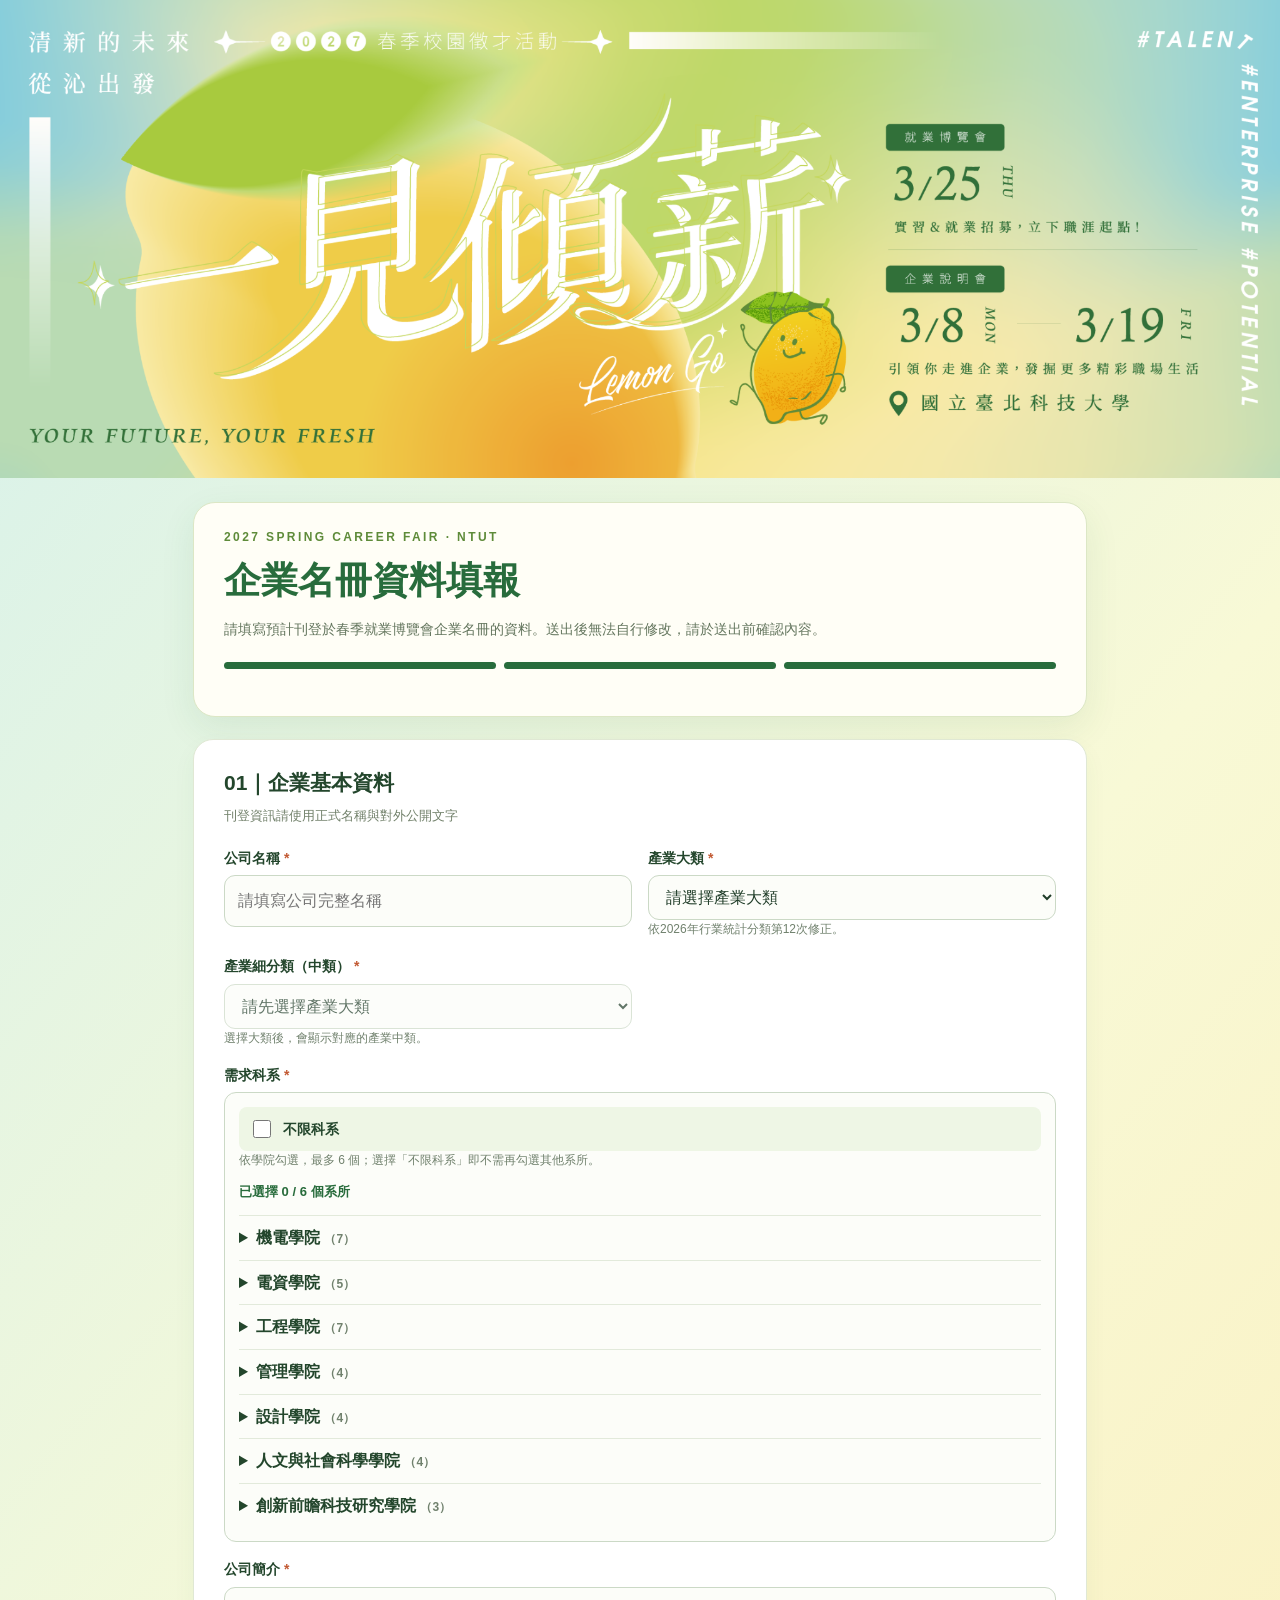
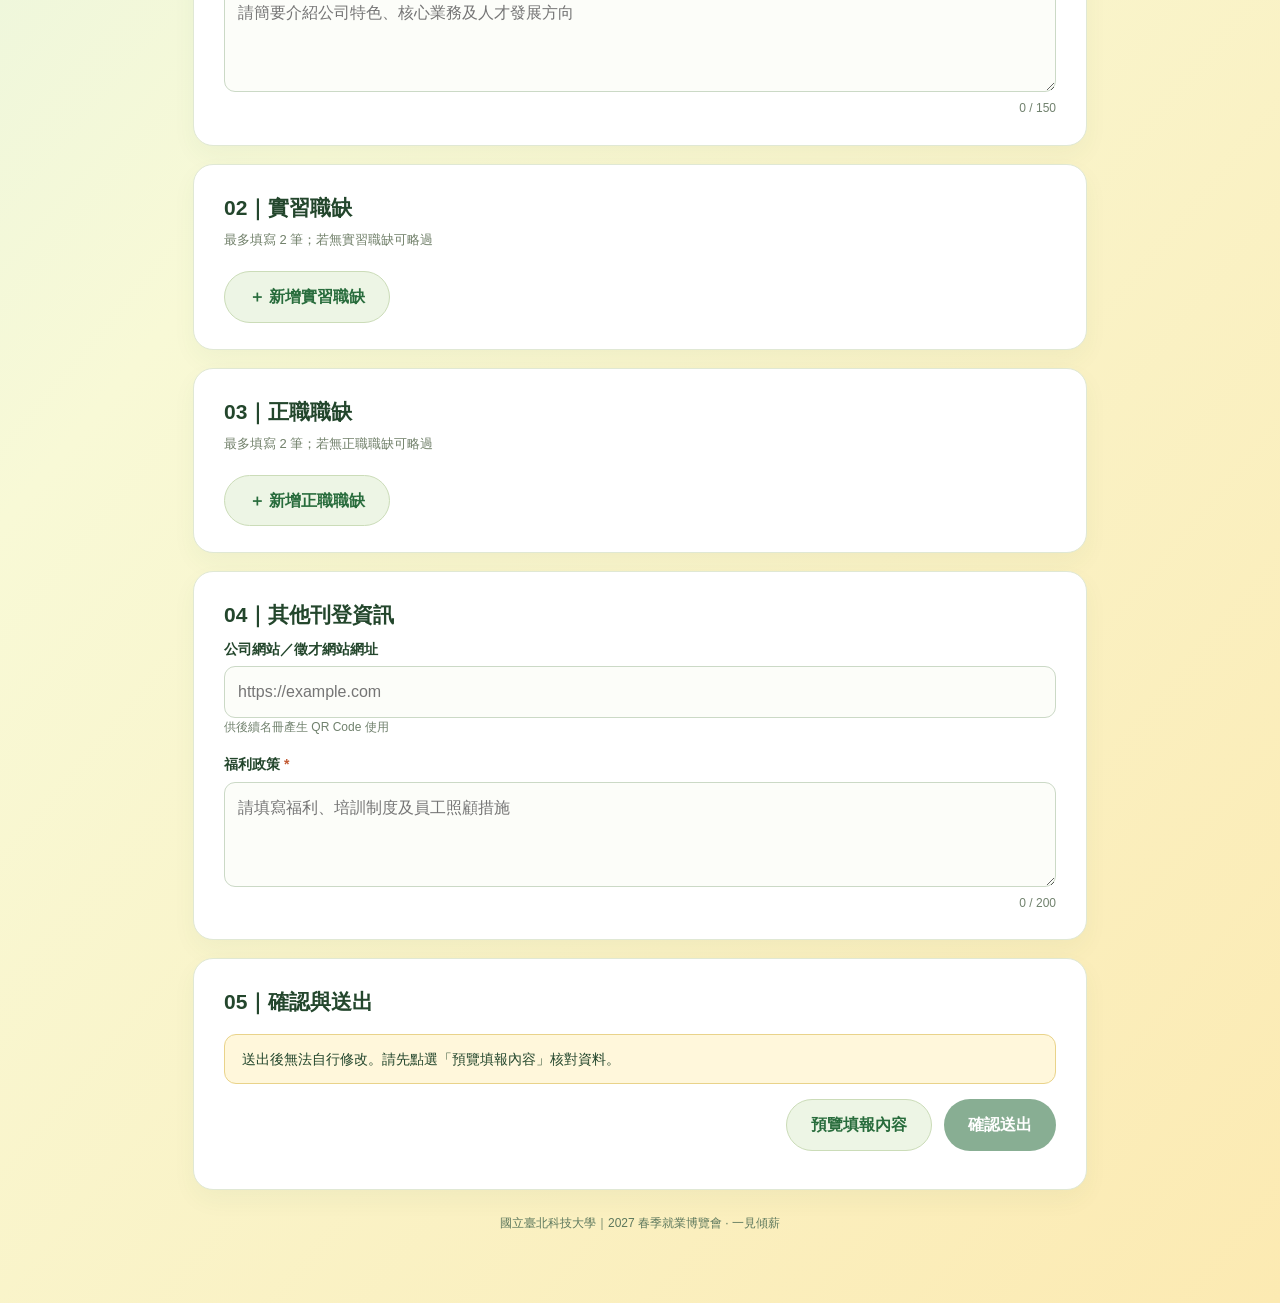
<file: index.html>
<!doctype html><html lang="zh-Hant"><head><meta charset="utf-8"><meta name="viewport" content="width=device-width,initial-scale=1"><title>一見傾薪｜2027春季企業名冊填報</title><style>
:root{--green:#286c3c;--lime:#c7db70;--yellow:#f5d44d;--ink:#23462c;--pale:#f7faef}*{box-sizing:border-box}body{margin:0;background:linear-gradient(130deg,#d4f1ed,#f8f9d6 48%,#fceab2);color:var(--ink);font-family:'Noto Sans TC','Microsoft JhengHei',sans-serif;line-height:1.6}header img{width:100%;display:block}main{max-width:930px;margin:0 auto;padding:24px 18px 70px}.intro{background:#fffef6;border-radius:22px;padding:25px 30px;margin:0 0 22px;box-shadow:0 12px 35px #286c3c16;border:1px solid #dce7c5}.eyebrow{font-size:12px;letter-spacing:.2em;font-weight:800;color:#5e8b39}h1{margin:4px 0;font-size:clamp(25px,4vw,37px);color:var(--green)}.note{color:#64765e;font-size:14px;margin:8px 0}.progress{display:flex;gap:8px;margin:22px 0}.progress span{height:7px;border-radius:10px;flex:1;background:#dce5cf}.progress span.on{background:var(--green)}section{background:white;border:1px solid #e0e8d4;border-radius:20px;padding:26px 30px;margin-bottom:18px;box-shadow:0 10px 25px #286c3c0c}h2{font-size:21px;margin:0 0 6px}h3{font-size:17px;margin:0}.sub{color:#71806a;font-size:13px;margin:0 0 20px}.grid{display:grid;grid-template-columns:1fr 1fr;gap:16px}.full{grid-column:1/-1}label{display:block;font-weight:700;font-size:14px;margin-bottom:6px}.req{color:#c25a33}input,textarea,select{width:100%;padding:12px 13px;border:1px solid #cbd9c6;border-radius:11px;background:#fcfdf9;font:inherit;color:#203d29}textarea{min-height:105px;resize:vertical}input:focus,textarea:focus,select:focus{outline:2px solid #a7d47c;border-color:#286c3c}.job{background:var(--pale);border:1px solid #dce8c8;border-radius:15px;padding:19px;margin:12px 0}.job-head{display:flex;justify-content:space-between;align-items:center;margin-bottom:12px}.job .grid{gap:12px}.muted{font-size:12px;color:#70816d}.button{background:var(--green);color:#fff;border:0;border-radius:30px;padding:12px 24px;font:inherit;font-weight:800;cursor:pointer}.button:disabled{opacity:.55;cursor:not-allowed}.secondary{background:#edf5e5;color:var(--green);border:1px solid #cbdcb8}.danger{background:transparent;color:#a14e32;border:0;cursor:pointer;font:inherit;font-size:13px}.actions{display:flex;gap:12px;justify-content:flex-end;flex-wrap:wrap}.warning{padding:13px 17px;border-radius:12px;background:#fff7db;border:1px solid #e9d38a;font-size:14px;margin:15px 0}.preview{white-space:pre-wrap;background:#f5f8ee;border-radius:12px;padding:18px;font-size:14px;max-height:420px;overflow:auto}.hidden{display:none!important}.department-picker{border:1px solid #cbd9c6;border-radius:12px;padding:14px;background:#fcfdf9}.checkline{display:flex;align-items:center;gap:9px;font-weight:500;margin:0;padding:7px 4px;cursor:pointer}.checkline input{width:18px;height:18px;accent-color:var(--green);flex:none}.all-line{font-weight:800;background:#eef6e5;border-radius:8px;padding:10px}.selection-count{font-size:13px;font-weight:800;color:var(--green);margin:12px 0}.dept-group{border-top:1px solid #e2eadb;padding:9px 0}.dept-group summary{cursor:pointer;font-weight:800}.dept-options{display:grid;grid-template-columns:repeat(2,minmax(0,1fr));gap:2px 14px;padding:8px 0}.counter{text-align:right;color:#70816d;font-size:12px}.status{margin:12px 0;font-weight:700}footer{text-align:center;color:#5d785d;font-size:12px;margin-top:24px}@media(max-width:650px){.grid,.dept-options{grid-template-columns:1fr}.full{grid-column:auto}section,.intro{padding:20px 18px}main{padding:15px 12px 45px}}
</style></head><body><header><img src="banner.png" alt="2027春季校園徵才活動 一見傾薪主視覺"></header><main><div class="intro"><div class="eyebrow">2027 SPRING CAREER FAIR · NTUT</div><h1>企業名冊資料填報</h1><p class="note">請填寫預計刊登於春季就業博覽會企業名冊的資料。送出後無法自行修改，請於送出前確認內容。</p><div class="progress"><span class="on"></span><span class="on"></span><span class="on"></span></div></div><form id="form"><section><h2>01｜企業基本資料</h2><p class="sub">刊登資訊請使用正式名稱與對外公開文字</p><div class="grid"><div><label for="company">公司名稱 <b class="req">*</b></label><input id="company" name="company" required maxlength="100" placeholder="請填寫公司完整名稱"></div><div><label for="industryMajor">產業大類 <b class="req">*</b></label><select id="industryMajor" required><option value="">請選擇產業大類</option></select><div class="muted">依2026年行業統計分類第12次修正。</div></div><div><label for="industryMinor">產業細分類（中類） <b class="req">*</b></label><select id="industryMinor" required disabled><option value="">請先選擇產業大類</option></select><input type="hidden" id="industry" name="industry"><div class="muted">選擇大類後，會顯示對應的產業中類。</div></div><div class="full"><label for="departments">需求科系 <b class="req">*</b></label><div id="departmentPicker" class="department-picker"><label class="checkline all-line"><input type="checkbox" id="allDepartments" value="不限科系">不限科系</label><div class="muted">依學院勾選，最多 6 個；選擇「不限科系」即不需再勾選其他系所。</div><div id="departmentCount" class="selection-count" aria-live="polite">已選擇 0 / 6 個系所</div><details class="dept-group"><summary>機電學院 <span class="muted">（7）</span></summary><div class="dept-options"><label class="checkline"><input type="checkbox" class="dept-choice" value="機電科技博士班">機電科技博士班</label><label class="checkline"><input type="checkbox" class="dept-choice" value="製造科技研究所">製造科技研究所</label><label class="checkline"><input type="checkbox" class="dept-choice" value="自動化科技研究所">自動化科技研究所</label><label class="checkline"><input type="checkbox" class="dept-choice" value="機械工程系">機械工程系</label><label class="checkline"><input type="checkbox" class="dept-choice" value="車輛工程系">車輛工程系</label><label class="checkline"><input type="checkbox" class="dept-choice" value="能源與冷凍空調工程系">能源與冷凍空調工程系</label><label class="checkline"><input type="checkbox" class="dept-choice" value="五年制專科部智慧自動化工程科">五年制專科部智慧自動化工程科</label></div></details><details class="dept-group"><summary>電資學院 <span class="muted">（5）</span></summary><div class="dept-options"><label class="checkline"><input type="checkbox" class="dept-choice" value="電機工程系">電機工程系</label><label class="checkline"><input type="checkbox" class="dept-choice" value="電子工程系">電子工程系</label><label class="checkline"><input type="checkbox" class="dept-choice" value="光電工程系">光電工程系</label><label class="checkline"><input type="checkbox" class="dept-choice" value="資訊工程系">資訊工程系</label><label class="checkline"><input type="checkbox" class="dept-choice" value="太空系統工程研究所">太空系統工程研究所</label></div></details><details class="dept-group"><summary>工程學院 <span class="muted">（7）</span></summary><div class="dept-options"><label class="checkline"><input type="checkbox" class="dept-choice" value="土木工程系">土木工程系</label><label class="checkline"><input type="checkbox" class="dept-choice" value="分子科學與工程系">分子科學與工程系</label><label class="checkline"><input type="checkbox" class="dept-choice" value="環境工程與管理研究所">環境工程與管理研究所</label><label class="checkline"><input type="checkbox" class="dept-choice" value="資源工程研究所">資源工程研究所</label><label class="checkline"><input type="checkbox" class="dept-choice" value="材料科學與工程研究所">材料科學與工程研究所</label><label class="checkline"><input type="checkbox" class="dept-choice" value="化學工程與生物科技系">化學工程與生物科技系</label><label class="checkline"><input type="checkbox" class="dept-choice" value="材料及資源工程系">材料及資源工程系</label></div></details><details class="dept-group"><summary>管理學院 <span class="muted">（4）</span></summary><div class="dept-options"><label class="checkline"><input type="checkbox" class="dept-choice" value="管理學院管理博士班">管理學院管理博士班</label><label class="checkline"><input type="checkbox" class="dept-choice" value="資訊與財金管理系">資訊與財金管理系</label><label class="checkline"><input type="checkbox" class="dept-choice" value="工業工程與管理系">工業工程與管理系</label><label class="checkline"><input type="checkbox" class="dept-choice" value="經營管理系">經營管理系</label></div></details><details class="dept-group"><summary>設計學院 <span class="muted">（4）</span></summary><div class="dept-options"><label class="checkline"><input type="checkbox" class="dept-choice" value="設計學院設計博士班">設計學院設計博士班</label><label class="checkline"><input type="checkbox" class="dept-choice" value="建築系">建築系</label><label class="checkline"><input type="checkbox" class="dept-choice" value="工業設計系">工業設計系</label><label class="checkline"><input type="checkbox" class="dept-choice" value="互動設計系">互動設計系</label></div></details><details class="dept-group"><summary>人文與社會科學學院 <span class="muted">（4）</span></summary><div class="dept-options"><label class="checkline"><input type="checkbox" class="dept-choice" value="技術及職業教育研究所">技術及職業教育研究所</label><label class="checkline"><input type="checkbox" class="dept-choice" value="智慧財產權研究所">智慧財產權研究所</label><label class="checkline"><input type="checkbox" class="dept-choice" value="應用英文系">應用英文系</label><label class="checkline"><input type="checkbox" class="dept-choice" value="文化事業發展系">文化事業發展系</label></div></details><details class="dept-group"><summary>創新前瞻科技研究學院 <span class="muted">（3）</span></summary><div class="dept-options"><label class="checkline"><input type="checkbox" class="dept-choice" value="人工智慧科技碩、博士學位學程">人工智慧科技碩、博士學位學程</label><label class="checkline"><input type="checkbox" class="dept-choice" value="資訊安全碩、博士學位學程">資訊安全碩、博士學位學程</label><label class="checkline"><input type="checkbox" class="dept-choice" value="半導體科技碩士學位學程">半導體科技碩士學位學程</label></div></details></div><input type="hidden" id="departments" name="departments"></div><div class="full"><label for="intro">公司簡介 <b class="req">*</b></label><textarea id="intro" name="intro" required maxlength="150" placeholder="請簡要介紹公司特色、核心業務及人才發展方向"></textarea><div class="counter" id="introCount">0 / 150</div></div></div></section><section><h2>02｜實習職缺</h2><p class="sub">最多填寫 2 筆；若無實習職缺可略過</p><div id="internships"></div><button type="button" class="button secondary" id="addIntern">＋ 新增實習職缺</button></section><section><h2>03｜正職職缺</h2><p class="sub">最多填寫 2 筆；若無正職職缺可略過</p><div id="positions"></div><button type="button" class="button secondary" id="addPosition">＋ 新增正職職缺</button></section><section><h2>04｜其他刊登資訊</h2><div class="grid"><div class="full"><label for="website">公司網站／徵才網站網址</label><input id="website" name="website" placeholder="https://example.com"><div class="muted">供後續名冊產生 QR Code 使用</div></div><div class="full"><label for="benefits">福利政策 <b class="req">*</b></label><textarea id="benefits" name="benefits" required maxlength="200" placeholder="請填寫福利、培訓制度及員工照顧措施"></textarea><div class="counter" id="benefitsCount">0 / 200</div></div></div></section><section><h2>05｜確認與送出</h2><div class="warning">送出後無法自行修改。請先點選「預覽填報內容」核對資料。</div><div class="actions"><button type="button" class="button secondary" id="previewBtn">預覽填報內容</button><button type="submit" class="button" id="submitBtn" disabled>確認送出</button></div><p id="status" class="status" role="status"></p></section></form><section id="previewSection" class="hidden"><h2>填報資料預覽</h2><p class="sub">請逐項確認資料，尤其是薪資與職缺內容</p><div id="previewContent" class="preview"></div><div class="actions" style="margin-top:18px"><button type="button" class="button secondary" id="backBtn">返回修改</button><button type="button" class="button" id="confirmBtn">資料無誤，確認送出</button></div></section><footer>國立臺北科技大學｜2027 春季就業博覽會 · 一見傾薪</footer></main><script>
'use strict';
// 部署 GAS 後，將 Web App /exec 網址填入此處。尚未設定時只提供預覽，不會假裝提交成功。
const GAS_ENDPOINT='https://script.google.com/macros/s/AKfycbw4jzzyRGTMjcP0jKxZdXVl8fsBmkWDsJTqpjxzxdIzi78tINbIwVWZf7S0r9iLbICD/exec';
const $=id=>document.getElementById(id);let previewReady=false;let sending=false;
function addJob(kind){const wrap=$(kind),n=wrap.children.length;if(n>=2)return;const el=document.createElement('div');el.className='job';el.innerHTML=`<div class="job-head"><h3>${kind==='internships'?'實習':'正職'}職缺 ${n+1}</h3><button type="button" class="danger">移除此職缺</button></div><div class="grid"><div class="full"><label>職缺名稱 <b class="req">*</b></label><input data-field="title" maxlength="12" required placeholder="請輸入職缺名稱"></div><div class="full"><label>工作內容 <b class="req">*</b></label><textarea data-field="description" maxlength="40" required placeholder="請說明工作職責與職務內容"></textarea><div class="counter job-counter">0 / 40</div></div><div class="full"><label>薪資 <b class="req">*</b></label><input data-field="salary" maxlength="15" required placeholder="例：月薪 NT$40,000 起／依公司規定"></div></div>`;el.querySelector('.danger').onclick=()=>{el.remove();renumber(kind);invalidate()};el.addEventListener('input',e=>{if(e.target.matches('[data-field="description"]'))el.querySelector('.job-counter').textContent=e.target.value.length+' / 40';invalidate()});wrap.append(el);renumber(kind);invalidate()}
function renumber(kind){[...$(kind).children].forEach((e,i)=>e.querySelector('h3').textContent=`${kind==='internships'?'實習':'正職'}職缺 ${i+1}`);$(kind==='internships'?'addIntern':'addPosition').disabled=$(kind).children.length>=2}
function invalidate(){previewReady=false;$('submitBtn').disabled=true;$('previewSection').classList.add('hidden');$('status').textContent=''}
function jobs(kind){return [...$(kind).children].map(el=>Object.fromEntries(['title','description','salary'].map(k=>[k,el.querySelector(`[data-field="${k}"]`).value.trim()]))) }

const INDUSTRY_TREE = {"A":["農、林、漁、牧業",["01 農、牧業","02 林業","03 漁業"]],"B":["礦業及土石採取業",["05 石油及天然氣礦業","06 砂、石採取及其他礦業"]],"C":["製造業",["08 食品及飼品製造業","09 飲料製造業","10 菸草製造業","11 紡織業","12 成衣及服飾品製造業","13 皮革、毛皮及其製品製造業","14 木竹製品製造業","15 紙漿、紙及紙製品製造業","16 印刷及資料儲存媒體複製業","17 石油及煤製品製造業","18 化學材料及肥料製造業","19 其他化學製品製造業","20 藥品及醫用化學製品製造業","21 橡膠製品製造業","22 塑膠製品製造業","23 非金屬礦物製品製造業","24 基本金屬製造業","25 金屬製品製造業","26 電子零組件製造業","27 電腦、電子產品及光學製品製造業","28 電力設備及配備製造業","29 機械設備製造業","30 汽車及其零件製造業","31 其他運輸工具及其零件製造業","32 家具製造業","33 其他製造業","34 產業用機械設備維修及安裝業"]],"D":["電力及燃氣供應業",["35 電力及燃氣供應業"]],"E":["用水供應及污染整治業",["36 用水供應業","37 廢水及污水處理業","38 廢棄物清除、處理及資源物回收處理業","39 污染整治業"]],"F":["營建工程業",["41 建築工程業","42 土木工程業","43 專門營造業"]],"G":["批發及零售業",["45 批發業","47 零售業"]],"H":["運輸及倉儲業",["49 陸上運輸業","50 水上運輸業","51 航空運輸業","52 運輸輔助業","53 倉儲業","54 郵政及遞送服務業"]],"I":["住宿及餐飲業",["55 住宿業","56 餐飲業"]],"J":["出版及影音等內容傳播業",["58 出版業","59 影片及電視節目業；聲音錄製及音樂發行業","60 廣播、電視節目編排及傳播業"]],"K":["電信及資訊服務業",["61 電信業","62 電腦程式設計、諮詢及相關服務業","63 資訊服務業"]],"L":["金融及保險業",["64 金融服務業","65 保險業","66 證券期貨及金融輔助業"]],"M":["不動產業",["67 不動產開發業","68 不動產經營及相關服務業"]],"N":["專業、科學及技術服務業",["69 法律及會計服務業","70 企業總管理機構及管理顧問業","71 建築、工程服務及技術檢測、分析服務業","72 研究發展服務業","73 廣告業及市場研究業","74 專門設計業","75 獸醫業","76 其他專業、科學及技術服務業"]],"O":["支援服務業",["77 租賃業","78 人力仲介及供應業","79 旅行及其他相關服務業","80 保全及偵探業","81 建築物及綠化服務業","82 行政支援服務業"]],"P":["公共行政及國防；強制性社會安全",["83 公共行政及國防","84 強制性社會安全"]],"Q":["教育業",["85 教育業"]],"R":["醫療保健及社會工作服務業",["86 醫療保健業","87 居住型照顧服務業","88 其他社會工作服務業"]],"S":["藝術、運動及休閒服務業",["90 創作及藝術表演業","91 圖書館、檔案保存、博物館及類似機構","92 博弈業","93 運動、娛樂及休閒服務業"]],"T":["其他服務業",["94 宗教、職業及類似組織","95 個人及家庭用品維修業","96 未分類其他服務業"]]};
function updateIndustryMinor(){const major=$('industryMajor').value,minor=$('industryMinor');minor.replaceChildren(new Option(major?'請選擇產業細分類':'請先選擇產業大類',''));minor.disabled=!major;if(major){INDUSTRY_TREE[major][1].forEach(x=>minor.add(new Option(x,x)))}updateIndustryValue()}
function updateIndustryValue(){const major=$('industryMajor').value,minor=$('industryMinor').value;$('industry').value=major&&minor?`${major}｜${INDUSTRY_TREE[major][0]}／${minor}`:'';invalidate()}
Object.entries(INDUSTRY_TREE).forEach(([code,[label]])=>$('industryMajor').add(new Option(`${code}｜${label}`,code)));
function getData(){return {company:$('company').value.trim(),industry:$('industry').value.trim(),departments:$('departments').value.trim(),intro:$('intro').value.trim(),internships:jobs('internships'),positions:jobs('positions'),website:$('website').value.trim(),benefits:$('benefits').value.trim()}}
function valid(){if(!$('departments').value){$('status').textContent='請選擇需求科系（最多六個），或勾選不限科系。';$('departmentPicker').scrollIntoView({behavior:'smooth',block:'center'});return false}if(!$('form').reportValidity())return false;if(!$('industry').value){$('status').textContent='請完成產業大類與細分類選擇';return false;}const url=$('website').value.trim();if(url){try{const u=new URL(/^https?:\/\//i.test(url)?url:'https://'+url);if(!['http:','https:'].includes(u.protocol)||!u.hostname.includes('.'))throw Error()}catch(e){$('status').textContent='請輸入有效的公司網站網址';$('website').focus();return false}}return true}
function renderPreview(){if(!valid())return;const d=getData();const lines=[`公司名稱：${d.company}`,`產業類別：${d.industry}`,`需求科系：${d.departments}`,`公司簡介：${d.intro}`];for(const [label,items] of [['實習',d.internships],['正職',d.positions]]){lines.push(`\n${label}職缺：${items.length} 筆`);items.forEach((j,i)=>lines.push(`${i+1}. ${j.title}\n工作內容：${j.description}\n薪資：${j.salary}`))}lines.push(`\n網站連結：${d.website||'未填寫'}`,`福利政策：${d.benefits}`);$('previewContent').textContent=lines.join('\n');$('previewSection').classList.remove('hidden');previewReady=true;$('submitBtn').disabled=false;$('previewSection').scrollIntoView({behavior:'smooth',block:'start'})}
function submitToGAS(payload){
 return new Promise((resolve,reject)=>{
  const nonce=crypto.randomUUID ? crypto.randomUUID() : String(Date.now())+Math.random();
  const iframe=document.createElement('iframe');iframe.name='rosterSubmitFrame_'+nonce.replace(/[^a-zA-Z0-9]/g,'');iframe.style.display='none';
  const f=document.createElement('form');f.method='POST';f.action=GAS_ENDPOINT;f.target=iframe.name;f.style.display='none';
  const add=(name,value)=>{const input=document.createElement('input');input.type='hidden';input.name=name;input.value=value;f.append(input)};
  add('payload',JSON.stringify(payload));add('nonce',nonce);add('requestId',submissionId);
  let done=false;
  const clean=()=>{window.removeEventListener('message',receive);clearTimeout(timeout);f.remove();iframe.remove()};
  const receive=event=>{const msg=event.data;if(!msg||msg.type!=='NTUT_ROSTER_RESULT'||msg.nonce!==nonce)return;done=true;clean();resolve(msg.result)};
  window.addEventListener('message',receive);
  const timeout=setTimeout(()=>{if(!done){clean();reject(new Error('逾時，無法確認是否寫入；請聯絡承辦單位核對'))}},45000);
  document.body.append(iframe,f);f.submit();
 });
}
const submissionId=crypto.randomUUID ? crypto.randomUUID() : String(Date.now())+'-'+Math.random();
async function submitData(){
 if(sending||!previewReady||!valid())return;
 if(!GAS_ENDPOINT){$('status').textContent='尚未設定 GAS 接收網址，資料不會送出。';return}
 if(!confirm('確定送出企業名冊資料？送出後無法自行修改。'))return;
 sending=true;$('confirmBtn').disabled=true;$('submitBtn').disabled=true;
 $('status').textContent='資料送出中，請勿關閉頁面…';
 try{
  const result=await submitToGAS(getData());
  if(!result||result.success!==true)throw Error(result?.message||'後端未確認寫入成功');
  $('status').textContent='已確認寫入成功，正在前往完成頁面…';
  const url=new URL('success.html',window.location.href);url.searchParams.set('receipt',result.receipt||'');url.searchParams.set('company',$('company').value.trim());
  window.location.assign(url.href);
  $('form').querySelectorAll('input,textarea,select,button').forEach(el=>el.disabled=true);
  $('previewSection').classList.add('hidden');
 }catch(err){$('status').textContent='送出未完成或無法確認：'+err.message+'。請先向承辦單位確認，避免重複填報。'}
 finally{sending=false;$('confirmBtn').disabled=false;if(!$('status').textContent.startsWith('已確認寫入成功'))$('submitBtn').disabled=false}
}
function syncDepartments(){const all=$('allDepartments');const selected=[...document.querySelectorAll('.dept-choice:checked')];$('departments').value=all.checked?'不限科系':selected.map(x=>x.value).join('、');$('departmentCount').textContent=all.checked?'已選擇：不限科系':`已選擇 ${selected.length} / 6 個系所`;document.querySelectorAll('.dept-choice:not(:checked)').forEach(x=>x.disabled=all.checked||selected.length>=6);invalidate()}
$('allDepartments').addEventListener('change',()=>{if($('allDepartments').checked)document.querySelectorAll('.dept-choice').forEach(x=>x.checked=false);syncDepartments()});document.querySelectorAll('.dept-choice').forEach(x=>x.addEventListener('change',()=>{if(x.checked)$('allDepartments').checked=false;syncDepartments()}));$('industryMajor').addEventListener('change',updateIndustryMinor);$('industryMinor').addEventListener('change',updateIndustryValue);
$('addIntern').onclick=()=>addJob('internships');$('addPosition').onclick=()=>addJob('positions');$('previewBtn').onclick=renderPreview;$('backBtn').onclick=()=>{$('previewSection').classList.add('hidden');$('form').scrollIntoView({behavior:'smooth'})};$('confirmBtn').onclick=submitData;$('form').onsubmit=e=>{e.preventDefault();submitData()};$('form').addEventListener('input',e=>{if(e.target.id==='intro'||e.target.id==='benefits')$(e.target.id+'Count').textContent=`${e.target.value.length} / ${e.target.id==='intro'?150:200}`;invalidate()});
</script></body></html>
</file>
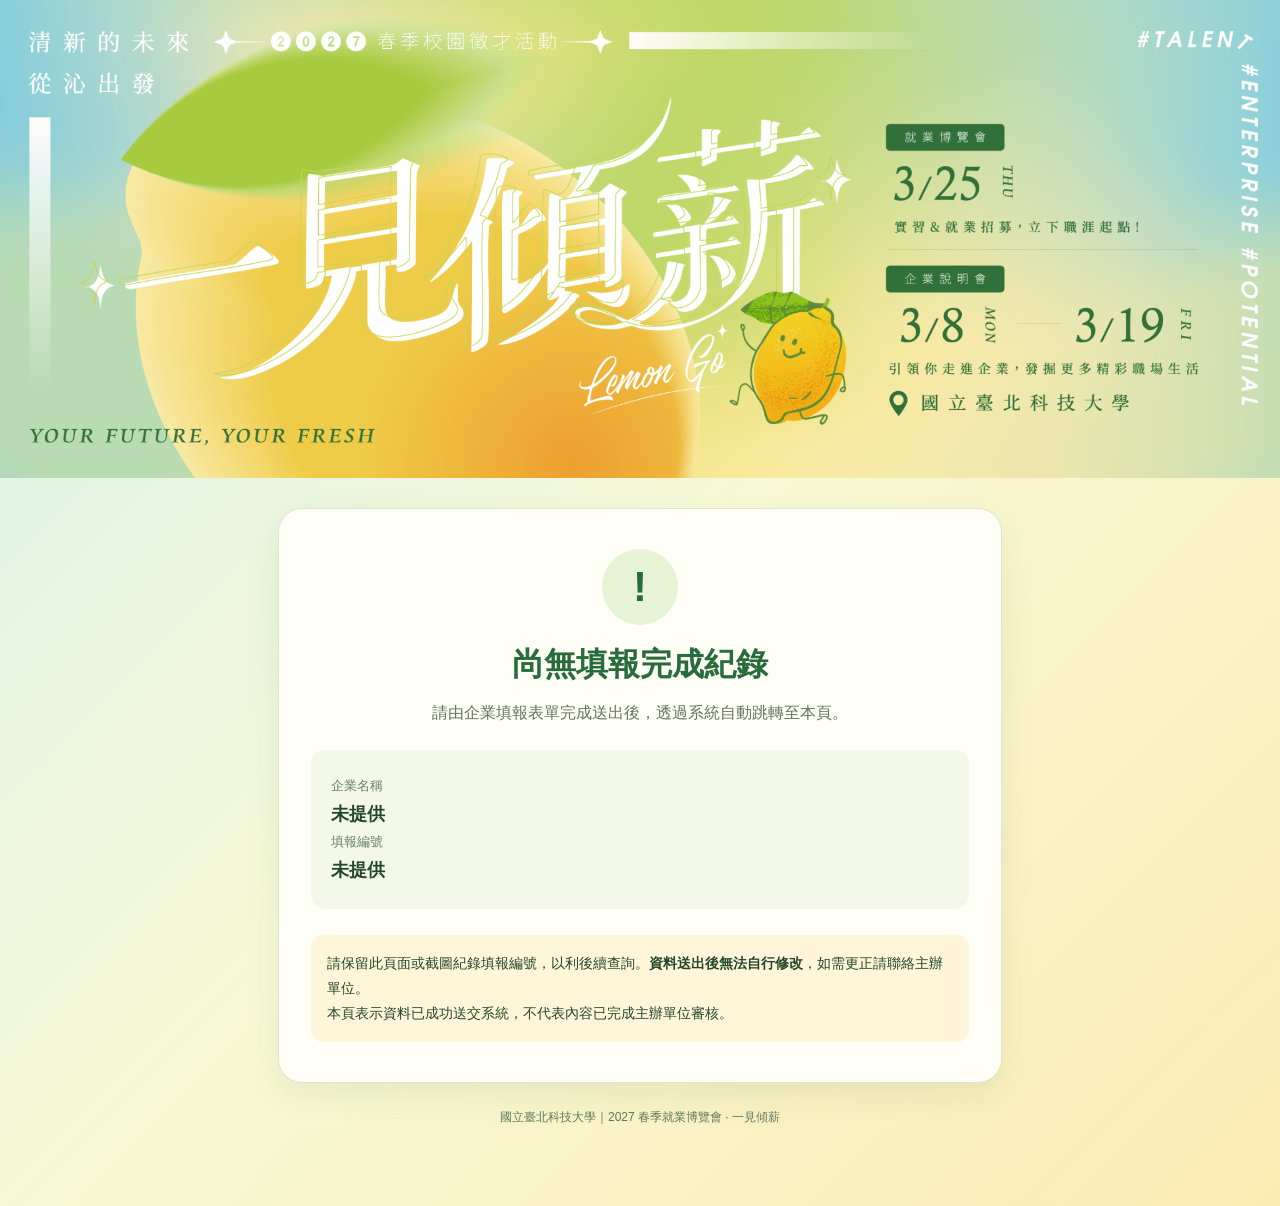
<file: success.html>
<!doctype html><html lang="zh-Hant"><head><meta charset="utf-8"><meta name="viewport" content="width=device-width,initial-scale=1"><title>填報完成｜2027 一見傾薪</title><style>*{box-sizing:border-box}body{margin:0;font-family:"Noto Sans TC","Microsoft JhengHei",sans-serif;background:linear-gradient(135deg,#d4f1ed,#f8f9d6 50%,#fceab2);color:#23462c;min-height:100vh}header img{width:100%;display:block}.wrap{max-width:760px;margin:30px auto 80px;padding:0 18px}.card{background:#fffef7;border:1px solid #dce7c5;border-radius:24px;padding:40px 32px;text-align:center;box-shadow:0 12px 35px #286c3c18}.check{display:inline-grid;place-items:center;width:76px;height:76px;border-radius:50%;background:#e6f4d5;color:#286c3c;font-size:42px;font-weight:800}h1{color:#286c3c;font-size:32px;margin:18px 0 6px}.sub{color:#61755d}.details{background:#f3f8e9;border-radius:14px;padding:20px;margin:26px 0;text-align:left;overflow-wrap:anywhere}.details p{margin:7px 0}.label{color:#698066;font-size:13px}.value{font-weight:800;font-size:18px}.notice{background:#fff6d9;padding:16px;border-radius:12px;text-align:left;font-size:14px;line-height:1.8}footer{text-align:center;font-size:12px;color:#5d785d;margin:26px 0}@media(max-width:600px){.card{padding:30px 20px}h1{font-size:27px}}</style></head><body><header><img src="banner.png" alt="2027春季校園徵才活動 一見傾薪"></header><main class="wrap"><div class="card"><div class="check" aria-hidden="true">✓</div><h1>企業名冊資料填報完成</h1><p class="sub">系統已收到並確認儲存您的填報資料。</p><div class="details"><p class="label">企業名稱</p><p class="value" id="company">—</p><p class="label">填報編號</p><p class="value" id="receipt">—</p></div><div class="notice">請保留此頁面或截圖紀錄填報編號，以利後續查詢。<strong>資料送出後無法自行修改</strong>，如需更正請聯絡主辦單位。<br>本頁表示資料已成功送交系統，不代表內容已完成主辦單位審核。</div></div><footer>國立臺北科技大學｜2027 春季就業博覽會 · 一見傾薪</footer></main><script>const q=new URLSearchParams(location.search);document.getElementById('company').textContent=q.get('company')||'未提供';document.getElementById('receipt').textContent=q.get('receipt')||'未提供';if(!q.get('receipt')){document.querySelector('h1').textContent='尚無填報完成紀錄';document.querySelector('.sub').textContent='請由企業填報表單完成送出後，透過系統自動跳轉至本頁。';document.querySelector('.check').textContent='!';}</script></body></html>
</file>
